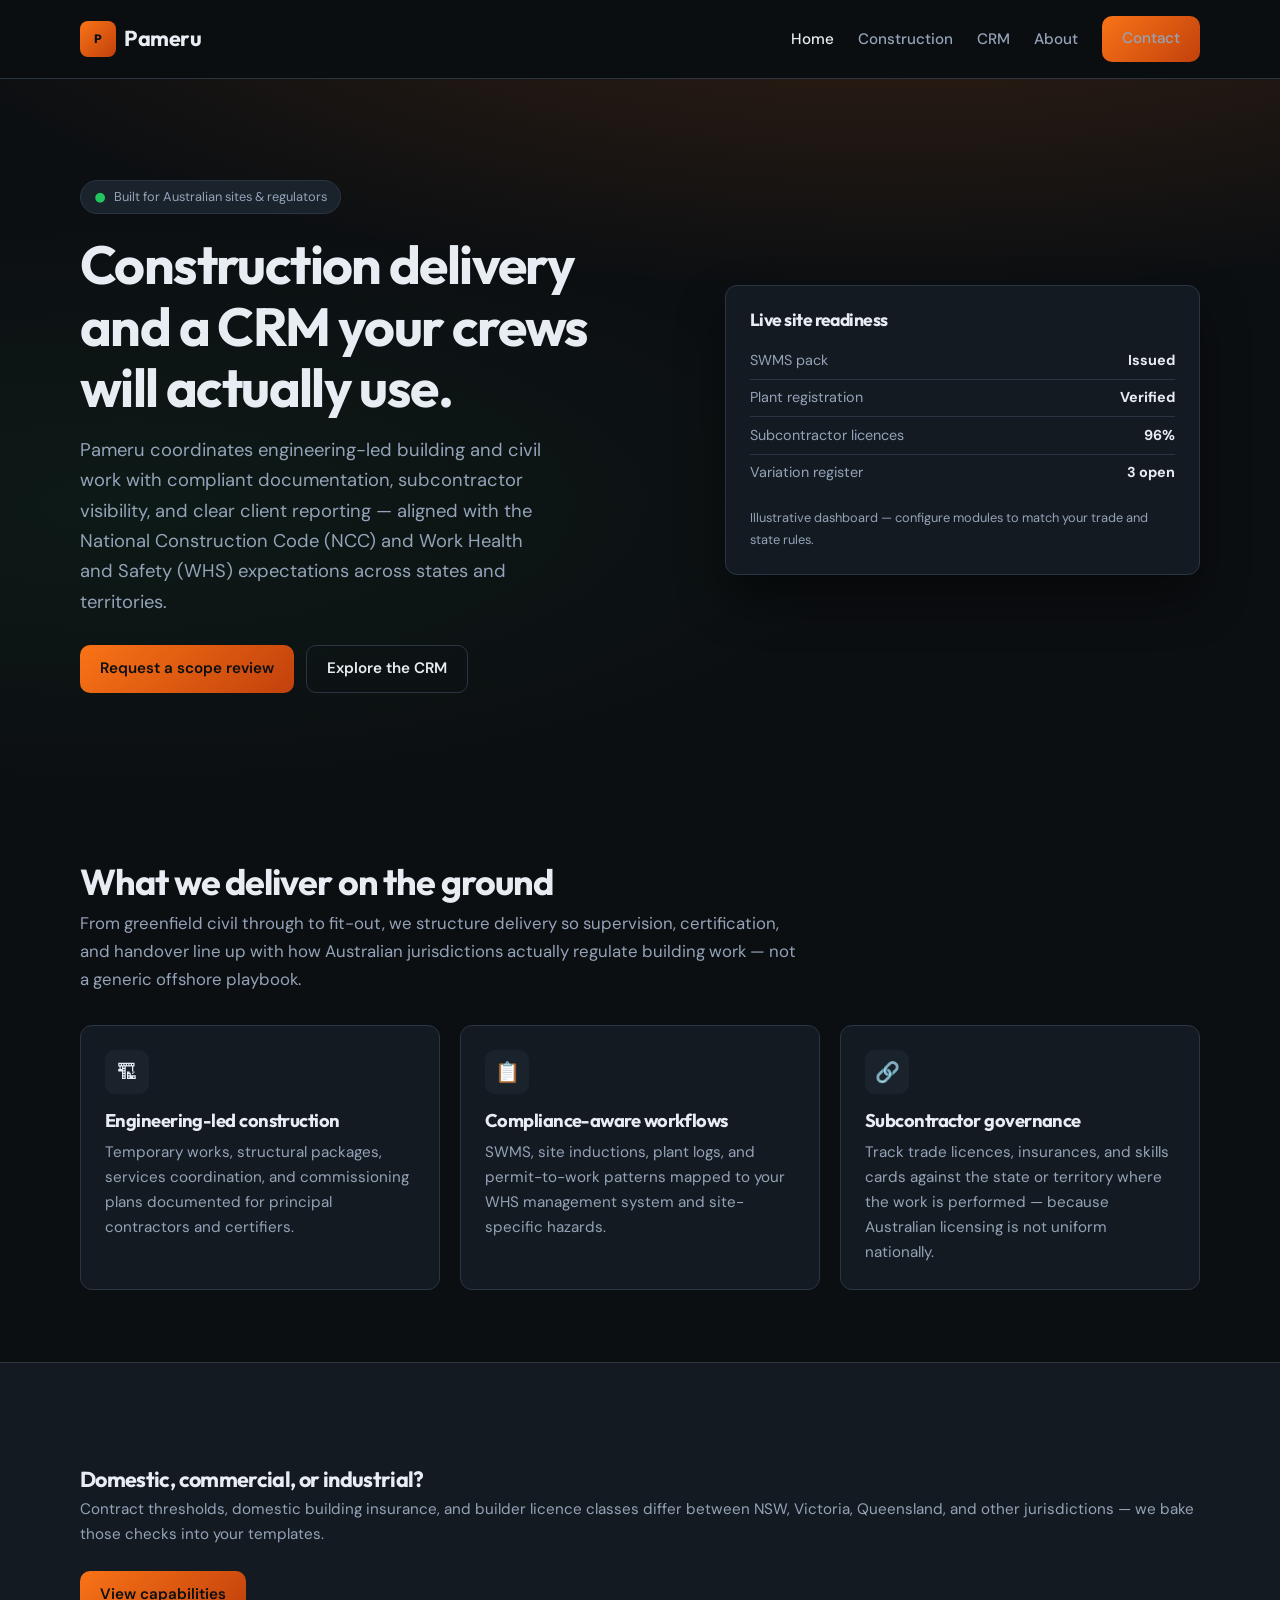
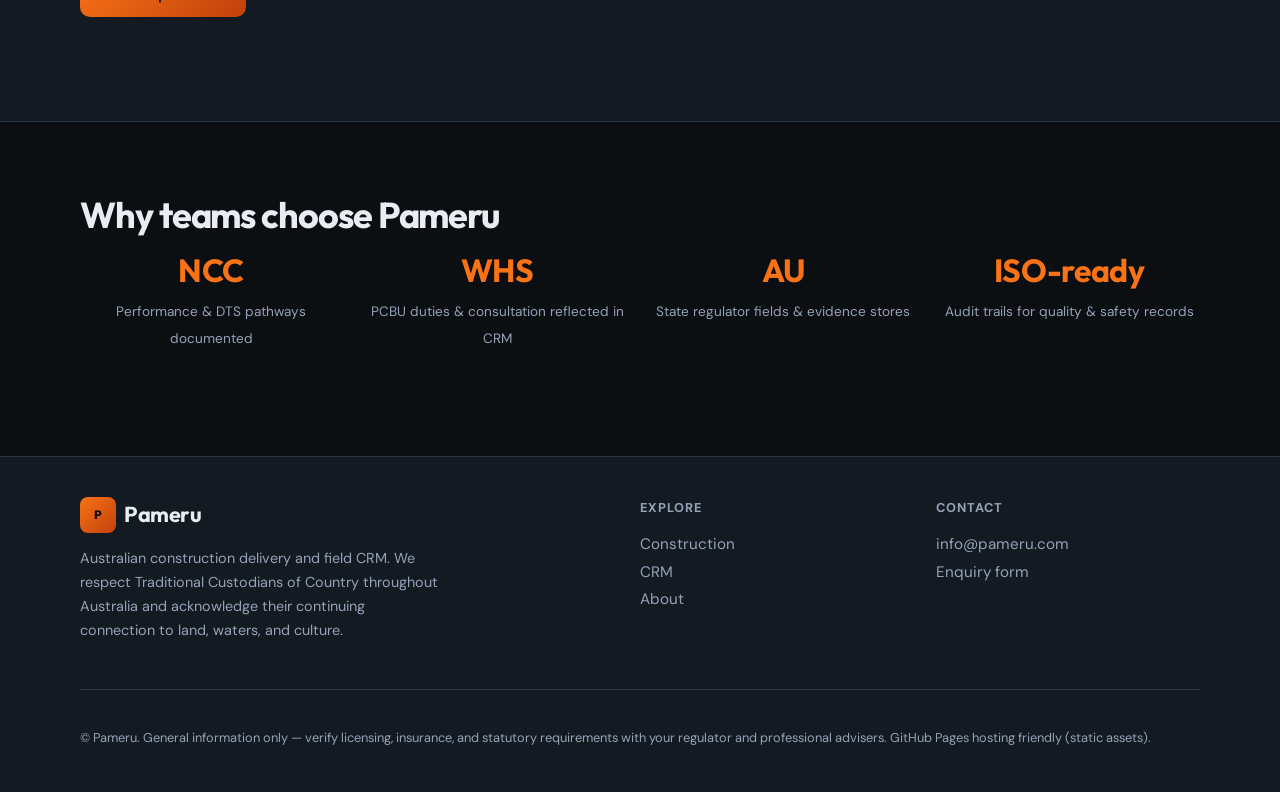
<file: index.html>
<!DOCTYPE html>
<html lang="en-AU">
  <head>
    <meta charset="utf-8" />
    <meta name="viewport" content="width=device-width, initial-scale=1" />
    <meta
      name="description"
      content="Pameru — Australian construction delivery and job-site CRM. Licensed workflows, safety documentation, and client visibility across states and territories."
    />
    <title>Pameru | Construction &amp; Field CRM — Australia</title>
    <link rel="preconnect" href="https://fonts.googleapis.com" />
    <link rel="preconnect" href="https://fonts.gstatic.com" crossorigin />
    <link
      href="https://fonts.googleapis.com/css2?family=DM+Sans:ital,opsz,wght@0,9..40,400;0,9..40,500;0,9..40,600;0,9..40,700;1,9..40,400&family=Outfit:wght@500;600;700&display=swap"
      rel="stylesheet"
    />
    <link rel="stylesheet" href="css/styles.css" />
  </head>
  <body>
    <header class="site-header">
      <div class="container header-inner">
        <a class="logo" href="index.html">
          <span class="logo-mark">P</span>
          Pameru
        </a>
        <button class="nav-toggle" type="button" aria-expanded="false" aria-controls="site-nav">
          Menu
        </button>
        <nav aria-label="Primary">
          <ul id="site-nav" class="nav-list">
            <li><a href="index.html" aria-current="page">Home</a></li>
            <li><a href="services.html">Construction</a></li>
            <li><a href="crm.html">CRM</a></li>
            <li><a href="about.html">About</a></li>
            <li><a class="btn btn-primary" href="contact.html">Contact</a></li>
          </ul>
        </nav>
      </div>
    </header>

    <main>
      <section class="hero">
        <div class="container hero-grid">
          <div>
            <p class="hero-badge"><span>●</span> Built for Australian sites &amp; regulators</p>
            <h1>Construction delivery and a CRM your crews will actually use.</h1>
            <p class="lead">
              Pameru coordinates engineering-led building and civil work with compliant documentation,
              subcontractor visibility, and clear client reporting — aligned with the National Construction
              Code (NCC) and Work Health and Safety (WHS) expectations across states and territories.
            </p>
            <div class="hero-actions">
              <a class="btn btn-primary" href="contact.html">Request a scope review</a>
              <a class="btn btn-ghost" href="crm.html">Explore the CRM</a>
            </div>
          </div>
          <aside class="hero-card" aria-label="Project snapshot">
            <h3>Live site readiness</h3>
            <ul class="mini-list">
              <li><span>SWMS pack</span> <strong>Issued</strong></li>
              <li><span>Plant registration</span> <strong>Verified</strong></li>
              <li><span>Subcontractor licences</span> <strong>96%</strong></li>
              <li><span>Variation register</span> <strong>3 open</strong></li>
            </ul>
            <p style="margin: 1rem 0 0; font-size: 0.8rem; color: var(--muted)">
              Illustrative dashboard — configure modules to match your trade and state rules.
            </p>
          </aside>
        </div>
      </section>

      <section>
        <div class="container">
          <h2 class="section-title">What we deliver on the ground</h2>
          <p class="section-intro">
            From greenfield civil through to fit-out, we structure delivery so supervision, certification,
            and handover line up with how Australian jurisdictions actually regulate building work — not a
            generic offshore playbook.
          </p>
          <div class="grid-3">
            <article class="card">
              <div class="card-icon" aria-hidden="true">🏗</div>
              <h3>Engineering-led construction</h3>
              <p>
                Temporary works, structural packages, services coordination, and commissioning plans
                documented for principal contractors and certifiers.
              </p>
            </article>
            <article class="card">
              <div class="card-icon" aria-hidden="true">📋</div>
              <h3>Compliance-aware workflows</h3>
              <p>
                SWMS, site inductions, plant logs, and permit-to-work patterns mapped to your WHS
                management system and site-specific hazards.
              </p>
            </article>
            <article class="card">
              <div class="card-icon" aria-hidden="true">🔗</div>
              <h3>Subcontractor governance</h3>
              <p>
                Track trade licences, insurances, and skills cards against the state or territory where the
                work is performed — because Australian licensing is not uniform nationally.
              </p>
            </article>
          </div>
        </div>
      </section>

      <section class="band">
        <div class="container band-inner">
          <div>
            <h2>Domestic, commercial, or industrial?</h2>
            <p>
              Contract thresholds, domestic building insurance, and builder licence classes differ between
              NSW, Victoria, Queensland, and other jurisdictions — we bake those checks into your templates.
            </p>
          </div>
          <a class="btn btn-primary" href="services.html">View capabilities</a>
        </div>
      </section>

      <section>
        <div class="container">
          <h2 class="section-title">Why teams choose Pameru</h2>
          <div class="stats">
            <div class="stat">
              <strong>NCC</strong>
              <span>Performance &amp; DTS pathways documented</span>
            </div>
            <div class="stat">
              <strong>WHS</strong>
              <span>PCBU duties &amp; consultation reflected in CRM</span>
            </div>
            <div class="stat">
              <strong>AU</strong>
              <span>State regulator fields &amp; evidence stores</span>
            </div>
            <div class="stat">
              <strong>ISO-ready</strong>
              <span>Audit trails for quality &amp; safety records</span>
            </div>
          </div>
        </div>
      </section>
    </main>

    <footer class="site-footer">
      <div class="container footer-grid">
        <div class="footer-brand">
          <a class="logo" href="index.html"><span class="logo-mark">P</span> Pameru</a>
          <p>
            Australian construction delivery and field CRM. We respect Traditional Custodians of Country
            throughout Australia and acknowledge their continuing connection to land, waters, and culture.
          </p>
        </div>
        <div class="footer-col">
          <h4>Explore</h4>
          <ul>
            <li><a href="services.html">Construction</a></li>
            <li><a href="crm.html">CRM</a></li>
            <li><a href="about.html">About</a></li>
          </ul>
        </div>
        <div class="footer-col">
          <h4>Contact</h4>
          <ul>
            <li><a href="mailto:info@pameru.com">info@pameru.com</a></li>
            <li><a href="contact.html">Enquiry form</a></li>
          </ul>
        </div>
      </div>
      <div class="container footer-bottom">
        <p>
          © Pameru. General information only — verify licensing, insurance, and statutory requirements with
          your regulator and professional advisers.
          <a href="https://github.com/" rel="noopener">GitHub Pages hosting</a> friendly (static assets).
        </p>
      </div>
    </footer>
    <script src="js/main.js"></script>
  </body>
</html>
</file>
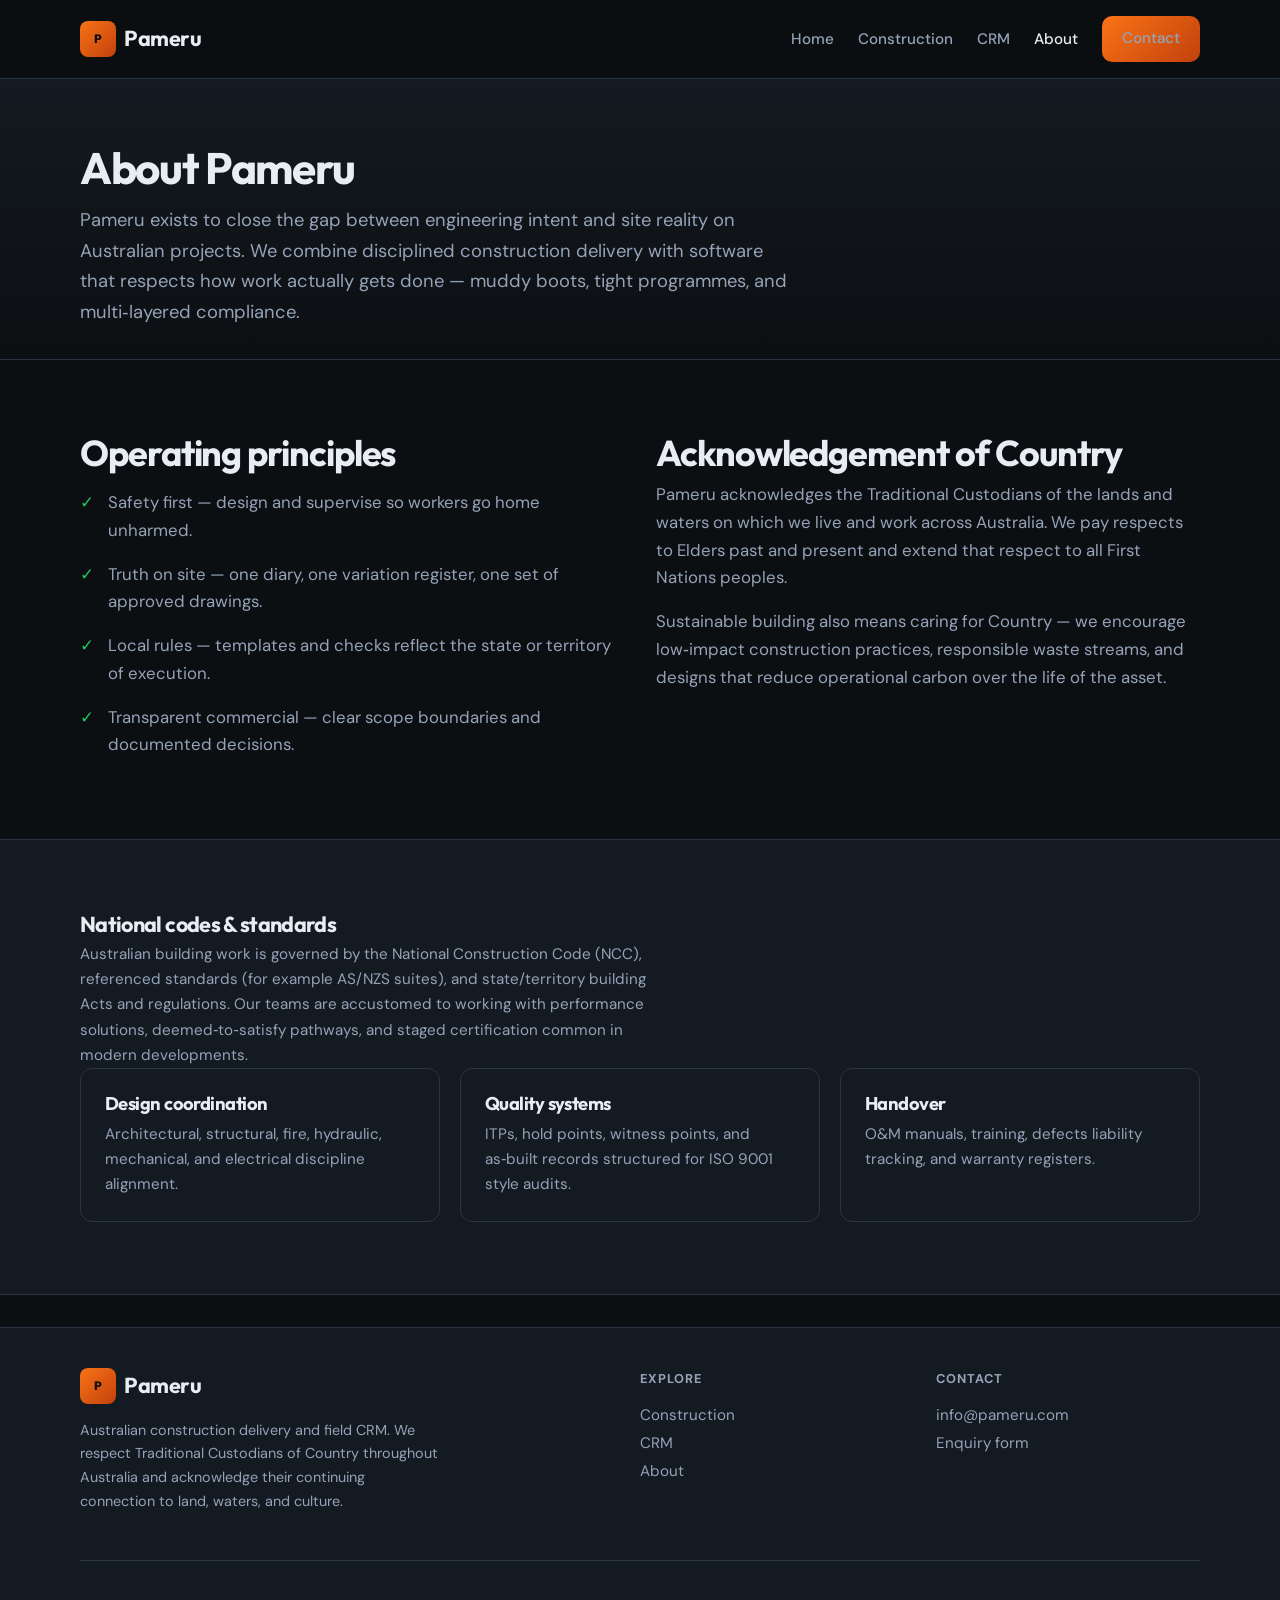
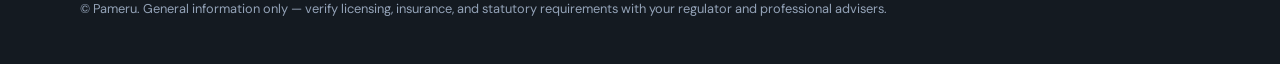
<file: about.html>
<!DOCTYPE html>
<html lang="en-AU">
  <head>
    <meta charset="utf-8" />
    <meta name="viewport" content="width=device-width, initial-scale=1" />
    <meta name="description" content="About Pameru — Australian construction operations, values, and how we work with clients and partners." />
    <title>About | Pameru</title>
    <link rel="preconnect" href="https://fonts.googleapis.com" />
    <link rel="preconnect" href="https://fonts.gstatic.com" crossorigin />
    <link
      href="https://fonts.googleapis.com/css2?family=DM+Sans:ital,opsz,wght@0,9..40,400;0,9..40,500;0,9..40,600;0,9..40,700&family=Outfit:wght@500;600;700&display=swap"
      rel="stylesheet"
    />
    <link rel="stylesheet" href="css/styles.css" />
  </head>
  <body>
    <header class="site-header">
      <div class="container header-inner">
        <a class="logo" href="index.html">
          <span class="logo-mark">P</span>
          Pameru
        </a>
        <button class="nav-toggle" type="button" aria-expanded="false" aria-controls="site-nav">
          Menu
        </button>
        <nav aria-label="Primary">
          <ul id="site-nav" class="nav-list">
            <li><a href="index.html">Home</a></li>
            <li><a href="services.html">Construction</a></li>
            <li><a href="crm.html">CRM</a></li>
            <li><a href="about.html" aria-current="page">About</a></li>
            <li><a class="btn btn-primary" href="contact.html">Contact</a></li>
          </ul>
        </nav>
      </div>
    </header>

    <main>
      <header class="page-hero">
        <div class="container">
          <h1>About Pameru</h1>
          <p class="lead">
            Pameru exists to close the gap between engineering intent and site reality on Australian projects.
            We combine disciplined construction delivery with software that respects how work actually gets
            done — muddy boots, tight programmes, and multi‑layered compliance.
          </p>
        </div>
      </header>

      <section>
        <div class="container split">
          <div>
            <h2 class="section-title" style="margin-top: 0">Operating principles</h2>
            <ul class="check-list">
              <li>Safety first — design and supervise so workers go home unharmed.</li>
              <li>Truth on site — one diary, one variation register, one set of approved drawings.</li>
              <li>Local rules — templates and checks reflect the state or territory of execution.</li>
              <li>Transparent commercial — clear scope boundaries and documented decisions.</li>
            </ul>
          </div>
          <div>
            <h2 class="section-title" style="margin-top: 0">Acknowledgement of Country</h2>
            <p class="section-intro" style="margin-bottom: 1rem">
              Pameru acknowledges the Traditional Custodians of the lands and waters on which we live and
              work across Australia. We pay respects to Elders past and present and extend that respect to
              all First Nations peoples.
            </p>
            <p class="section-intro">
              Sustainable building also means caring for Country — we encourage low‑impact construction
              practices, responsible waste streams, and designs that reduce operational carbon over the life
              of the asset.
            </p>
          </div>
        </div>
      </section>

      <section class="band">
        <div class="container">
          <h2 class="section-title">National codes &amp; standards</h2>
          <p class="section-intro">
            Australian building work is governed by the National Construction Code (NCC), referenced
            standards (for example AS/NZS suites), and state/territory building Acts and regulations. Our
            teams are accustomed to working with performance solutions, deemed‑to‑satisfy pathways, and
            staged certification common in modern developments.
          </p>
          <div class="grid-3">
            <article class="card">
              <h3>Design coordination</h3>
              <p>Architectural, structural, fire, hydraulic, mechanical, and electrical discipline alignment.</p>
            </article>
            <article class="card">
              <h3>Quality systems</h3>
              <p>ITPs, hold points, witness points, and as‑built records structured for ISO 9001 style audits.</p>
            </article>
            <article class="card">
              <h3>Handover</h3>
              <p>O&amp;M manuals, training, defects liability tracking, and warranty registers.</p>
            </article>
          </div>
        </div>
      </section>
    </main>

    <footer class="site-footer">
      <div class="container footer-grid">
        <div class="footer-brand">
          <a class="logo" href="index.html"><span class="logo-mark">P</span> Pameru</a>
          <p>
            Australian construction delivery and field CRM. We respect Traditional Custodians of Country
            throughout Australia and acknowledge their continuing connection to land, waters, and culture.
          </p>
        </div>
        <div class="footer-col">
          <h4>Explore</h4>
          <ul>
            <li><a href="services.html">Construction</a></li>
            <li><a href="crm.html">CRM</a></li>
            <li><a href="about.html">About</a></li>
          </ul>
        </div>
        <div class="footer-col">
          <h4>Contact</h4>
          <ul>
            <li><a href="mailto:info@pameru.com">info@pameru.com</a></li>
            <li><a href="contact.html">Enquiry form</a></li>
          </ul>
        </div>
      </div>
      <div class="container footer-bottom">
        <p>
          © Pameru. General information only — verify licensing, insurance, and statutory requirements with
          your regulator and professional advisers.
        </p>
      </div>
    </footer>
    <script src="js/main.js"></script>
  </body>
</html>
</file>
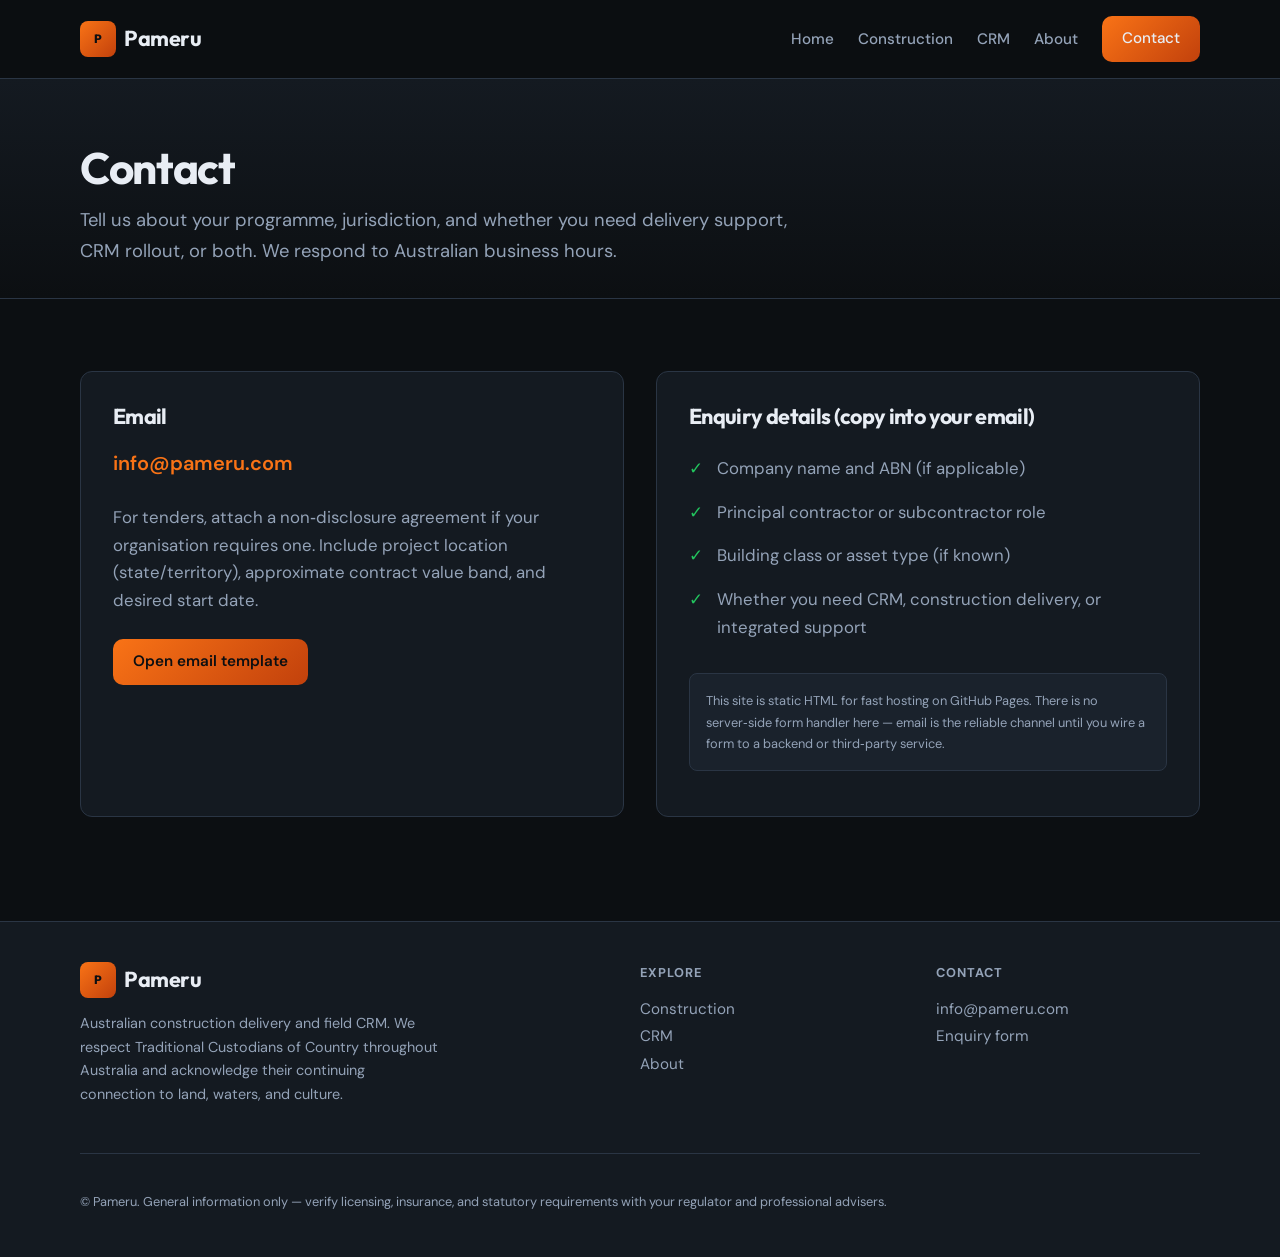
<file: contact.html>
<!DOCTYPE html>
<html lang="en-AU">
  <head>
    <meta charset="utf-8" />
    <meta name="viewport" content="width=device-width, initial-scale=1" />
    <meta name="description" content="Contact Pameru — info@pameru.com for construction and CRM enquiries across Australia." />
    <title>Contact | Pameru</title>
    <link rel="preconnect" href="https://fonts.googleapis.com" />
    <link rel="preconnect" href="https://fonts.gstatic.com" crossorigin />
    <link
      href="https://fonts.googleapis.com/css2?family=DM+Sans:ital,opsz,wght@0,9..40,400;0,9..40,500;0,9..40,600;0,9..40,700&family=Outfit:wght@500;600;700&display=swap"
      rel="stylesheet"
    />
    <link rel="stylesheet" href="css/styles.css" />
  </head>
  <body>
    <header class="site-header">
      <div class="container header-inner">
        <a class="logo" href="index.html">
          <span class="logo-mark">P</span>
          Pameru
        </a>
        <button class="nav-toggle" type="button" aria-expanded="false" aria-controls="site-nav">
          Menu
        </button>
        <nav aria-label="Primary">
          <ul id="site-nav" class="nav-list">
            <li><a href="index.html">Home</a></li>
            <li><a href="services.html">Construction</a></li>
            <li><a href="crm.html">CRM</a></li>
            <li><a href="about.html">About</a></li>
            <li><a class="btn btn-primary" href="contact.html" aria-current="page">Contact</a></li>
          </ul>
        </nav>
      </div>
    </header>

    <main>
      <header class="page-hero">
        <div class="container">
          <h1>Contact</h1>
          <p class="lead">
            Tell us about your programme, jurisdiction, and whether you need delivery support, CRM rollout,
            or both. We respond to Australian business hours.
          </p>
        </div>
      </header>

      <section>
        <div class="container contact-grid">
          <div class="contact-card">
            <h2>Email</h2>
            <p>
              <a class="email-big" href="mailto:info@pameru.com">info@pameru.com</a>
            </p>
            <p style="color: var(--muted); margin-top: 1.5rem">
              For tenders, attach a non‑disclosure agreement if your organisation requires one. Include
              project location (state/territory), approximate contract value band, and desired start date.
            </p>
            <p style="margin-top: 1.5rem">
              <a class="btn btn-primary" href="mailto:info@pameru.com?subject=Pameru%20enquiry&body=Project%20name%3A%0ALocation%20(state%2Fterritory)%3A%0AScope%20summary%3A%0A">
                Open email template
              </a>
            </p>
          </div>
          <div class="contact-card">
            <h2>Enquiry details (copy into your email)</h2>
            <ul class="check-list">
              <li>Company name and ABN (if applicable)</li>
              <li>Principal contractor or subcontractor role</li>
              <li>Building class or asset type (if known)</li>
              <li>Whether you need CRM, construction delivery, or integrated support</li>
            </ul>
            <p class="legal-note" style="margin-top: 1.5rem">
              This site is static HTML for fast hosting on GitHub Pages. There is no server‑side form
              handler here — email is the reliable channel until you wire a form to a backend or third‑party
              service.
            </p>
          </div>
        </div>
      </section>
    </main>

    <footer class="site-footer">
      <div class="container footer-grid">
        <div class="footer-brand">
          <a class="logo" href="index.html"><span class="logo-mark">P</span> Pameru</a>
          <p>
            Australian construction delivery and field CRM. We respect Traditional Custodians of Country
            throughout Australia and acknowledge their continuing connection to land, waters, and culture.
          </p>
        </div>
        <div class="footer-col">
          <h4>Explore</h4>
          <ul>
            <li><a href="services.html">Construction</a></li>
            <li><a href="crm.html">CRM</a></li>
            <li><a href="about.html">About</a></li>
          </ul>
        </div>
        <div class="footer-col">
          <h4>Contact</h4>
          <ul>
            <li><a href="mailto:info@pameru.com">info@pameru.com</a></li>
            <li><a href="contact.html">Enquiry form</a></li>
          </ul>
        </div>
      </div>
      <div class="container footer-bottom">
        <p>
          © Pameru. General information only — verify licensing, insurance, and statutory requirements with
          your regulator and professional advisers.
        </p>
      </div>
    </footer>
    <script src="js/main.js"></script>
  </body>
</html>
</file>
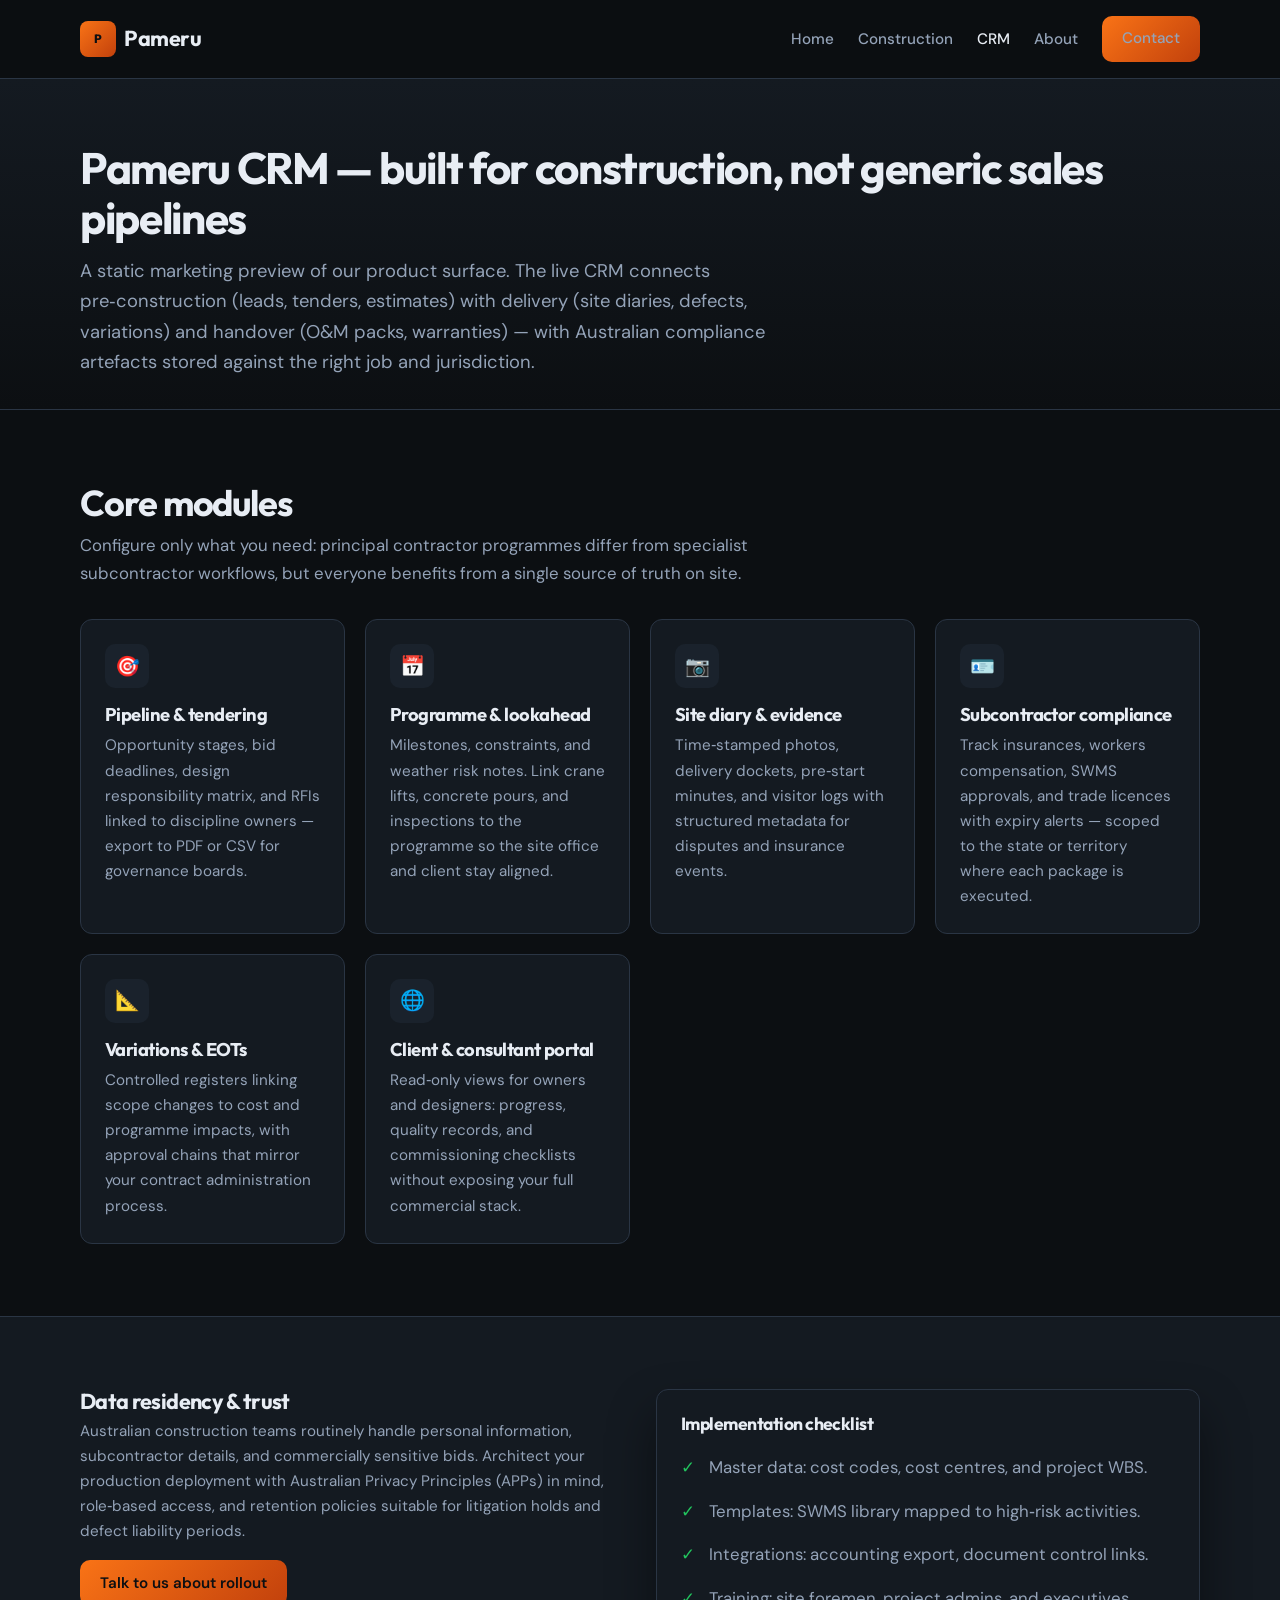
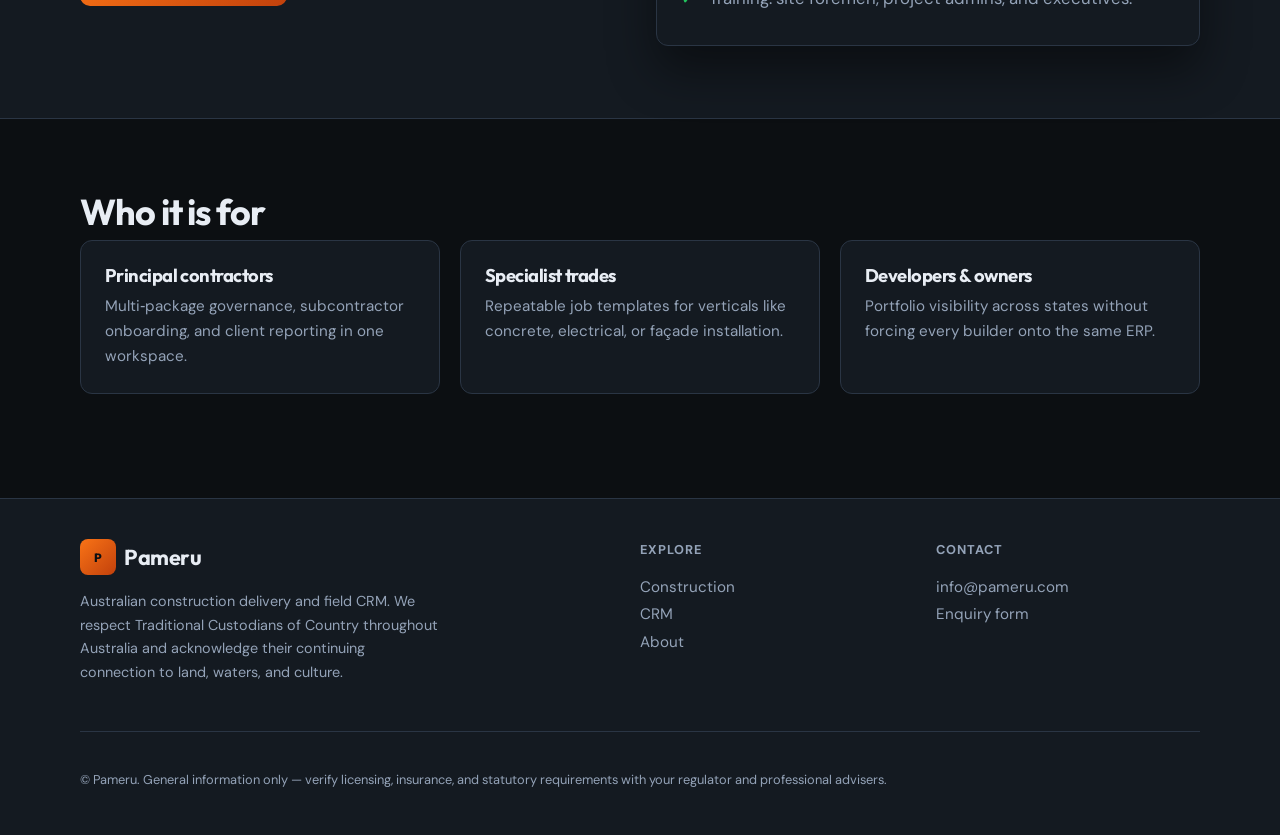
<file: crm.html>
<!DOCTYPE html>
<html lang="en-AU">
  <head>
    <meta charset="utf-8" />
    <meta name="viewport" content="width=device-width, initial-scale=1" />
    <meta
      name="description"
      content="Pameru CRM — pipeline, site diaries, subcontractor compliance, and client portals for Australian construction teams."
    />
    <title>Field CRM | Pameru</title>
    <link rel="preconnect" href="https://fonts.googleapis.com" />
    <link rel="preconnect" href="https://fonts.gstatic.com" crossorigin />
    <link
      href="https://fonts.googleapis.com/css2?family=DM+Sans:ital,opsz,wght@0,9..40,400;0,9..40,500;0,9..40,600;0,9..40,700&family=Outfit:wght@500;600;700&display=swap"
      rel="stylesheet"
    />
    <link rel="stylesheet" href="css/styles.css" />
  </head>
  <body>
    <header class="site-header">
      <div class="container header-inner">
        <a class="logo" href="index.html">
          <span class="logo-mark">P</span>
          Pameru
        </a>
        <button class="nav-toggle" type="button" aria-expanded="false" aria-controls="site-nav">
          Menu
        </button>
        <nav aria-label="Primary">
          <ul id="site-nav" class="nav-list">
            <li><a href="index.html">Home</a></li>
            <li><a href="services.html">Construction</a></li>
            <li><a href="crm.html" aria-current="page">CRM</a></li>
            <li><a href="about.html">About</a></li>
            <li><a class="btn btn-primary" href="contact.html">Contact</a></li>
          </ul>
        </nav>
      </div>
    </header>

    <main>
      <header class="page-hero">
        <div class="container">
          <h1>Pameru CRM — built for construction, not generic sales pipelines</h1>
          <p class="lead">
            A static marketing preview of our product surface. The live CRM connects pre‑construction
            (leads, tenders, estimates) with delivery (site diaries, defects, variations) and handover
            (O&amp;M packs, warranties) — with Australian compliance artefacts stored against the right job
            and jurisdiction.
          </p>
        </div>
      </header>

      <section>
        <div class="container">
          <h2 class="section-title">Core modules</h2>
          <p class="section-intro">
            Configure only what you need: principal contractor programmes differ from specialist subcontractor
            workflows, but everyone benefits from a single source of truth on site.
          </p>
          <div class="grid-3">
            <article class="card">
              <div class="card-icon" aria-hidden="true">🎯</div>
              <h3>Pipeline &amp; tendering</h3>
              <p>
                Opportunity stages, bid deadlines, design responsibility matrix, and RFIs linked to
                discipline owners — export to PDF or CSV for governance boards.
              </p>
            </article>
            <article class="card">
              <div class="card-icon" aria-hidden="true">📅</div>
              <h3>Programme &amp; lookahead</h3>
              <p>
                Milestones, constraints, and weather risk notes. Link crane lifts, concrete pours, and
                inspections to the programme so the site office and client stay aligned.
              </p>
            </article>
            <article class="card">
              <div class="card-icon" aria-hidden="true">📷</div>
              <h3>Site diary &amp; evidence</h3>
              <p>
                Time‑stamped photos, delivery dockets, pre‑start minutes, and visitor logs with structured
                metadata for disputes and insurance events.
              </p>
            </article>
            <article class="card">
              <div class="card-icon" aria-hidden="true">🪪</div>
              <h3>Subcontractor compliance</h3>
              <p>
                Track insurances, workers compensation, SWMS approvals, and trade licences with expiry
                alerts — scoped to the state or territory where each package is executed.
              </p>
            </article>
            <article class="card">
              <div class="card-icon" aria-hidden="true">📐</div>
              <h3>Variations &amp; EOTs</h3>
              <p>
                Controlled registers linking scope changes to cost and programme impacts, with approval
                chains that mirror your contract administration process.
              </p>
            </article>
            <article class="card">
              <div class="card-icon" aria-hidden="true">🌐</div>
              <h3>Client &amp; consultant portal</h3>
              <p>
                Read‑only views for owners and designers: progress, quality records, and commissioning
                checklists without exposing your full commercial stack.
              </p>
            </article>
          </div>
        </div>
      </section>

      <section class="band">
        <div class="container split">
          <div>
            <h2 class="section-title" style="margin-top: 0">Data residency &amp; trust</h2>
            <p class="section-intro" style="margin-bottom: 1rem">
              Australian construction teams routinely handle personal information, subcontractor details, and
              commercially sensitive bids. Architect your production deployment with Australian Privacy
              Principles (APPs) in mind, role‑based access, and retention policies suitable for litigation
              holds and defect liability periods.
            </p>
            <a class="btn btn-primary" href="contact.html">Talk to us about rollout</a>
          </div>
          <div class="hero-card">
            <h3 style="margin-top: 0">Implementation checklist</h3>
            <ul class="check-list">
              <li>Master data: cost codes, cost centres, and project WBS.</li>
              <li>Templates: SWMS library mapped to high‑risk activities.</li>
              <li>Integrations: accounting export, document control links.</li>
              <li>Training: site foremen, project admins, and executives.</li>
            </ul>
          </div>
        </div>
      </section>

      <section>
        <div class="container">
          <h2 class="section-title">Who it is for</h2>
          <div class="grid-3">
            <article class="card">
              <h3>Principal contractors</h3>
              <p>Multi‑package governance, subcontractor onboarding, and client reporting in one workspace.</p>
            </article>
            <article class="card">
              <h3>Specialist trades</h3>
              <p>Repeatable job templates for verticals like concrete, electrical, or façade installation.</p>
            </article>
            <article class="card">
              <h3>Developers &amp; owners</h3>
              <p>Portfolio visibility across states without forcing every builder onto the same ERP.</p>
            </article>
          </div>
        </div>
      </section>
    </main>

    <footer class="site-footer">
      <div class="container footer-grid">
        <div class="footer-brand">
          <a class="logo" href="index.html"><span class="logo-mark">P</span> Pameru</a>
          <p>
            Australian construction delivery and field CRM. We respect Traditional Custodians of Country
            throughout Australia and acknowledge their continuing connection to land, waters, and culture.
          </p>
        </div>
        <div class="footer-col">
          <h4>Explore</h4>
          <ul>
            <li><a href="services.html">Construction</a></li>
            <li><a href="crm.html">CRM</a></li>
            <li><a href="about.html">About</a></li>
          </ul>
        </div>
        <div class="footer-col">
          <h4>Contact</h4>
          <ul>
            <li><a href="mailto:info@pameru.com">info@pameru.com</a></li>
            <li><a href="contact.html">Enquiry form</a></li>
          </ul>
        </div>
      </div>
      <div class="container footer-bottom">
        <p>
          © Pameru. General information only — verify licensing, insurance, and statutory requirements with
          your regulator and professional advisers.
        </p>
      </div>
    </footer>
    <script src="js/main.js"></script>
  </body>
</html>
</file>
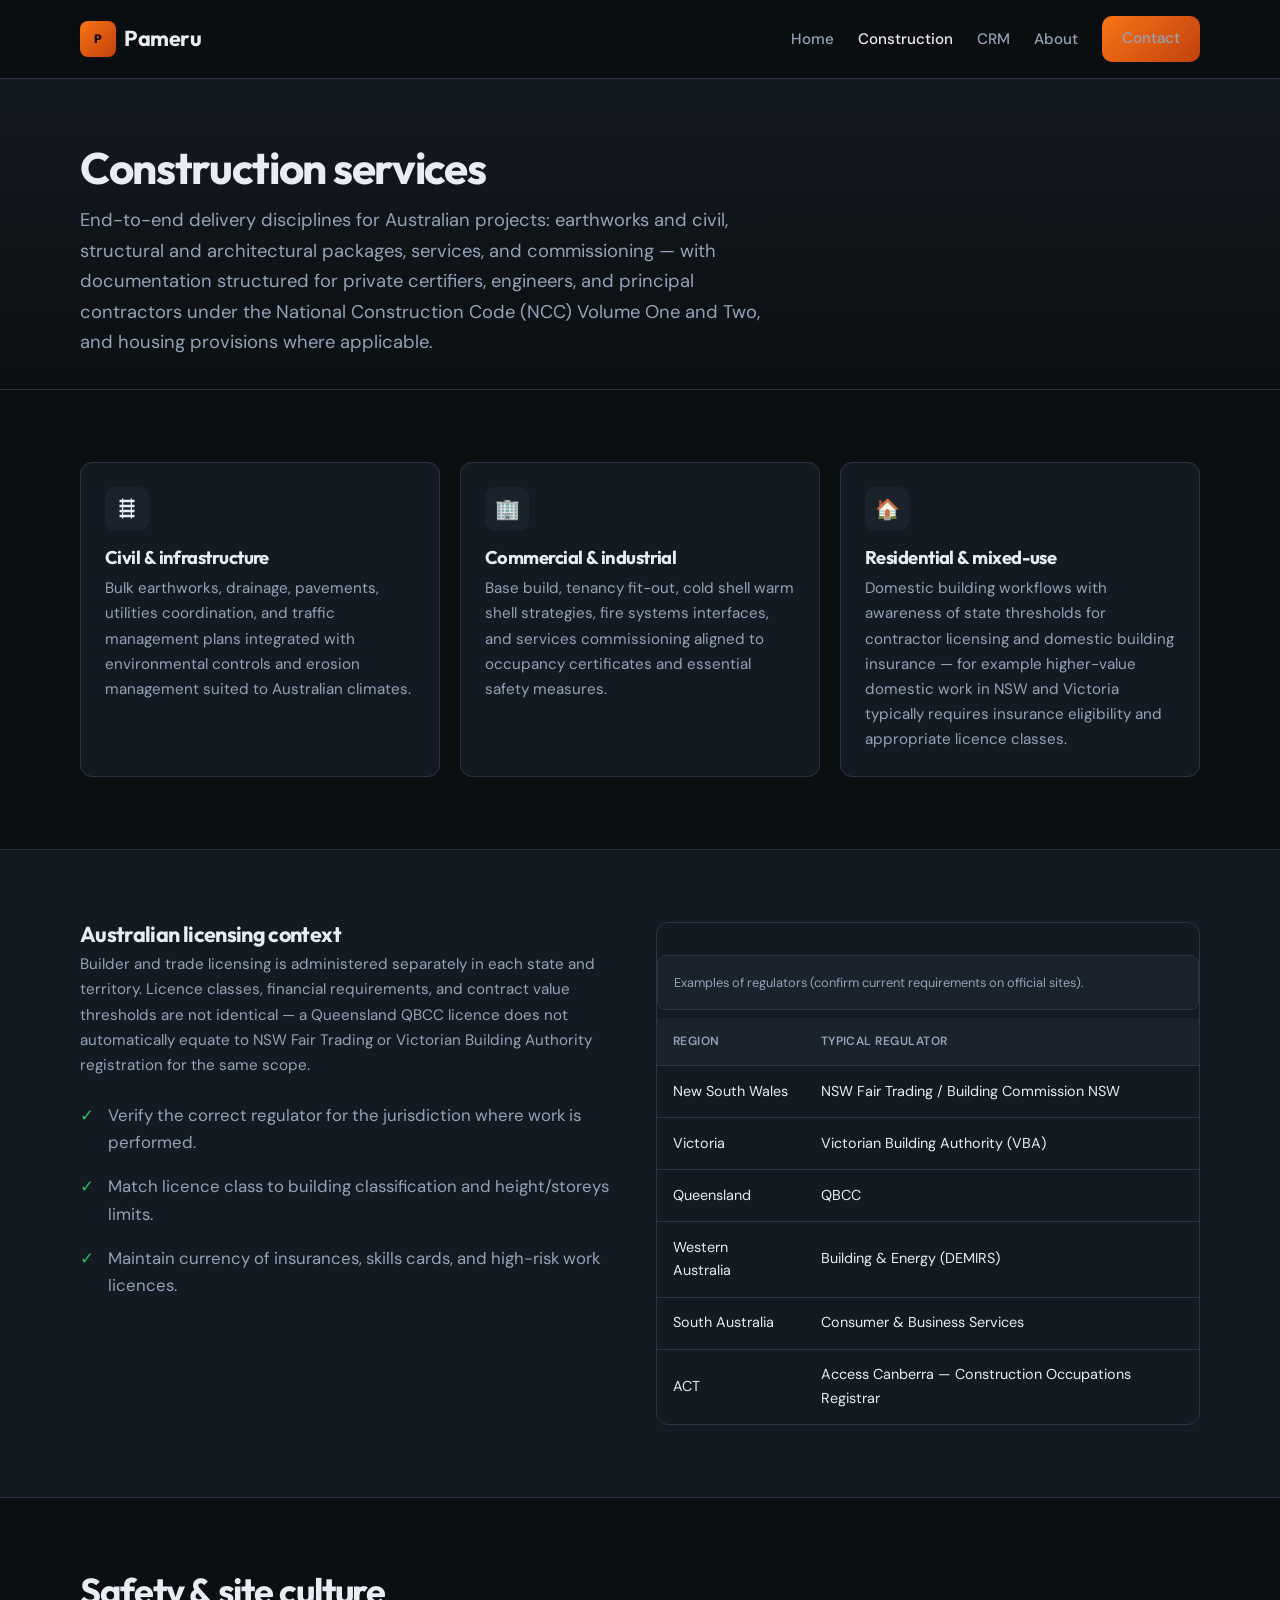
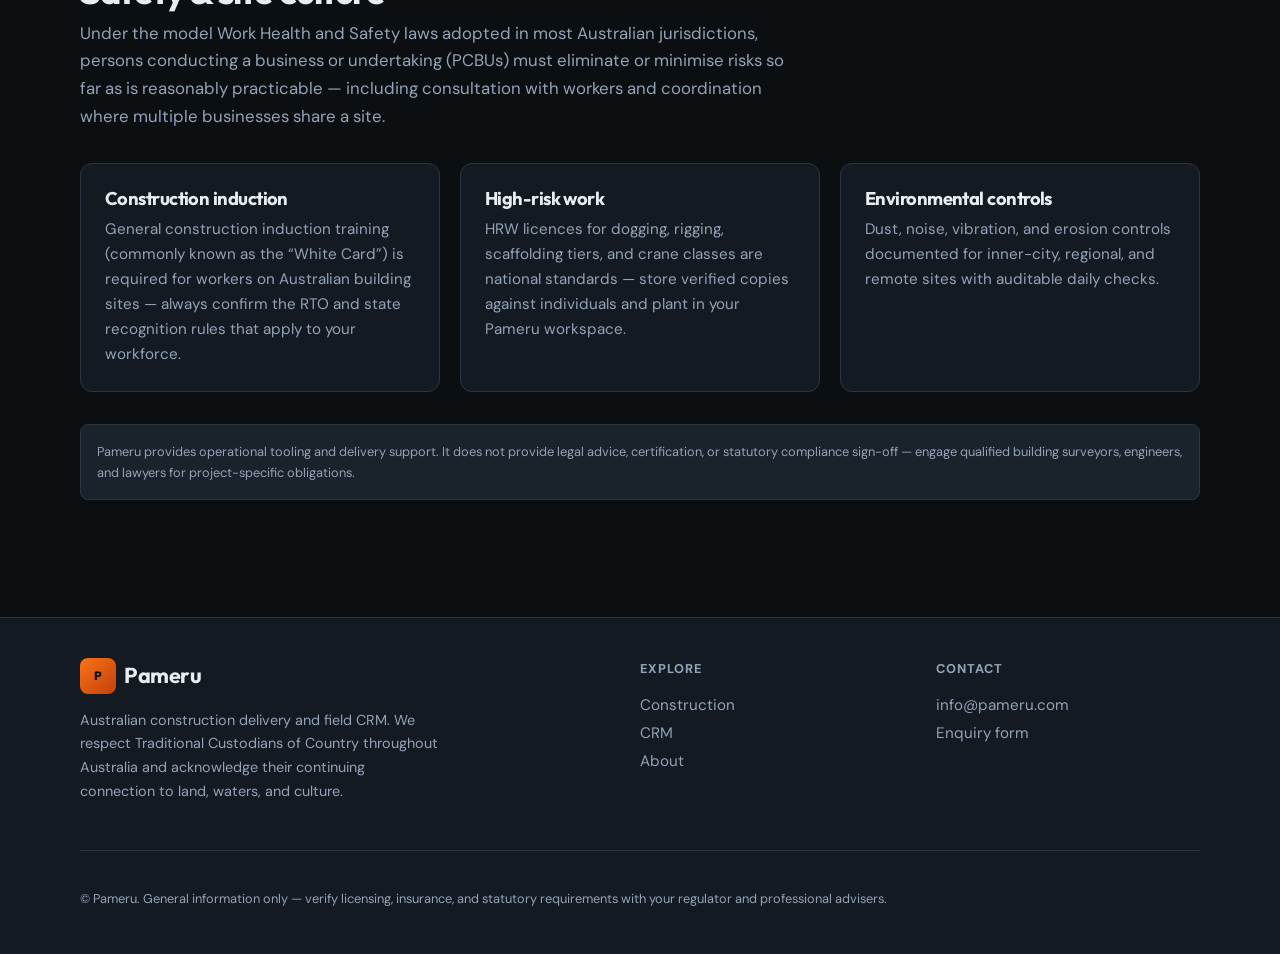
<file: services.html>
<!DOCTYPE html>
<html lang="en-AU">
  <head>
    <meta charset="utf-8" />
    <meta name="viewport" content="width=device-width, initial-scale=1" />
    <meta
      name="description"
      content="Pameru construction services — civil, commercial, residential, and compliance-aligned delivery for Australian projects."
    />
    <title>Construction Services | Pameru</title>
    <link rel="preconnect" href="https://fonts.googleapis.com" />
    <link rel="preconnect" href="https://fonts.gstatic.com" crossorigin />
    <link
      href="https://fonts.googleapis.com/css2?family=DM+Sans:ital,opsz,wght@0,9..40,400;0,9..40,500;0,9..40,600;0,9..40,700&family=Outfit:wght@500;600;700&display=swap"
      rel="stylesheet"
    />
    <link rel="stylesheet" href="css/styles.css" />
  </head>
  <body>
    <header class="site-header">
      <div class="container header-inner">
        <a class="logo" href="index.html">
          <span class="logo-mark">P</span>
          Pameru
        </a>
        <button class="nav-toggle" type="button" aria-expanded="false" aria-controls="site-nav">
          Menu
        </button>
        <nav aria-label="Primary">
          <ul id="site-nav" class="nav-list">
            <li><a href="index.html">Home</a></li>
            <li><a href="services.html" aria-current="page">Construction</a></li>
            <li><a href="crm.html">CRM</a></li>
            <li><a href="about.html">About</a></li>
            <li><a class="btn btn-primary" href="contact.html">Contact</a></li>
          </ul>
        </nav>
      </div>
    </header>

    <main>
      <header class="page-hero">
        <div class="container">
          <h1>Construction services</h1>
          <p class="lead">
            End-to-end delivery disciplines for Australian projects: earthworks and civil, structural and
            architectural packages, services, and commissioning — with documentation structured for
            private certifiers, engineers, and principal contractors under the National Construction Code
            (NCC) Volume One and Two, and housing provisions where applicable.
          </p>
        </div>
      </header>

      <section>
        <div class="container">
          <div class="grid-3">
            <article class="card">
              <div class="card-icon" aria-hidden="true">🛤</div>
              <h3>Civil &amp; infrastructure</h3>
              <p>
                Bulk earthworks, drainage, pavements, utilities coordination, and traffic management plans
                integrated with environmental controls and erosion management suited to Australian climates.
              </p>
            </article>
            <article class="card">
              <div class="card-icon" aria-hidden="true">🏢</div>
              <h3>Commercial &amp; industrial</h3>
              <p>
                Base build, tenancy fit-out, cold shell warm shell strategies, fire systems interfaces, and
                services commissioning aligned to occupancy certificates and essential safety measures.
              </p>
            </article>
            <article class="card">
              <div class="card-icon" aria-hidden="true">🏠</div>
              <h3>Residential &amp; mixed-use</h3>
              <p>
                Domestic building workflows with awareness of state thresholds for contractor licensing and
                domestic building insurance — for example higher-value domestic work in NSW and Victoria
                typically requires insurance eligibility and appropriate licence classes.
              </p>
            </article>
          </div>
        </div>
      </section>

      <section class="band">
        <div class="container split">
          <div>
            <h2 class="section-title" style="margin-top: 0">Australian licensing context</h2>
            <p class="section-intro" style="margin-bottom: 1rem">
              Builder and trade licensing is administered separately in each state and territory. Licence
              classes, financial requirements, and contract value thresholds are not identical — a
              Queensland QBCC licence does not automatically equate to NSW Fair Trading or Victorian
              Building Authority registration for the same scope.
            </p>
            <ul class="check-list">
              <li>Verify the correct regulator for the jurisdiction where work is performed.</li>
              <li>Match licence class to building classification and height/storeys limits.</li>
              <li>Maintain currency of insurances, skills cards, and high-risk work licences.</li>
            </ul>
          </div>
          <div class="table-wrap">
            <table>
              <caption class="legal-note" style="caption-side: top; text-align: left; margin-bottom: 0.5rem">
                Examples of regulators (confirm current requirements on official sites).
              </caption>
              <thead>
                <tr>
                  <th scope="col">Region</th>
                  <th scope="col">Typical regulator</th>
                </tr>
              </thead>
              <tbody>
                <tr>
                  <td>New South Wales</td>
                  <td>NSW Fair Trading / Building Commission NSW</td>
                </tr>
                <tr>
                  <td>Victoria</td>
                  <td>Victorian Building Authority (VBA)</td>
                </tr>
                <tr>
                  <td>Queensland</td>
                  <td>QBCC</td>
                </tr>
                <tr>
                  <td>Western Australia</td>
                  <td>Building &amp; Energy (DEMIRS)</td>
                </tr>
                <tr>
                  <td>South Australia</td>
                  <td>Consumer &amp; Business Services</td>
                </tr>
                <tr>
                  <td>ACT</td>
                  <td>Access Canberra — Construction Occupations Registrar</td>
                </tr>
              </tbody>
            </table>
          </div>
        </div>
      </section>

      <section>
        <div class="container">
          <h2 class="section-title">Safety &amp; site culture</h2>
          <p class="section-intro">
            Under the model Work Health and Safety laws adopted in most Australian jurisdictions, persons
            conducting a business or undertaking (PCBUs) must eliminate or minimise risks so far as is
            reasonably practicable — including consultation with workers and coordination where multiple
            businesses share a site.
          </p>
          <div class="grid-3">
            <article class="card">
              <h3>Construction induction</h3>
              <p>
                General construction induction training (commonly known as the “White Card”) is required
                for workers on Australian building sites — always confirm the RTO and state recognition
                rules that apply to your workforce.
              </p>
            </article>
            <article class="card">
              <h3>High-risk work</h3>
              <p>
                HRW licences for dogging, rigging, scaffolding tiers, and crane classes are national
                standards — store verified copies against individuals and plant in your Pameru workspace.
              </p>
            </article>
            <article class="card">
              <h3>Environmental controls</h3>
              <p>
                Dust, noise, vibration, and erosion controls documented for inner-city, regional, and remote
                sites with auditable daily checks.
              </p>
            </article>
          </div>
          <p class="legal-note">
            Pameru provides operational tooling and delivery support. It does not provide legal advice,
            certification, or statutory compliance sign-off — engage qualified building surveyors, engineers,
            and lawyers for project-specific obligations.
          </p>
        </div>
      </section>
    </main>

    <footer class="site-footer">
      <div class="container footer-grid">
        <div class="footer-brand">
          <a class="logo" href="index.html"><span class="logo-mark">P</span> Pameru</a>
          <p>
            Australian construction delivery and field CRM. We respect Traditional Custodians of Country
            throughout Australia and acknowledge their continuing connection to land, waters, and culture.
          </p>
        </div>
        <div class="footer-col">
          <h4>Explore</h4>
          <ul>
            <li><a href="services.html">Construction</a></li>
            <li><a href="crm.html">CRM</a></li>
            <li><a href="about.html">About</a></li>
          </ul>
        </div>
        <div class="footer-col">
          <h4>Contact</h4>
          <ul>
            <li><a href="mailto:info@pameru.com">info@pameru.com</a></li>
            <li><a href="contact.html">Enquiry form</a></li>
          </ul>
        </div>
      </div>
      <div class="container footer-bottom">
        <p>
          © Pameru. General information only — verify licensing, insurance, and statutory requirements with
          your regulator and professional advisers.
        </p>
      </div>
    </footer>
    <script src="js/main.js"></script>
  </body>
</html>
</file>
<file: css/styles.css>
/* Pameru — Australian construction + CRM */
:root {
  --bg: #0c0f12;
  --bg-elev: #141a21;
  --surface: #1a222c;
  --border: #2a3544;
  --text: #e8edf4;
  --muted: #94a3b8;
  --accent: #f97316;
  --accent-dim: #c2410c;
  --safe: #22c55e;
  --font: "DM Sans", system-ui, sans-serif;
  --font-display: "Outfit", var(--font);
  --radius: 12px;
  --shadow: 0 24px 48px rgba(0, 0, 0, 0.45);
}

*,
*::before,
*::after {
  box-sizing: border-box;
}

html {
  scroll-behavior: smooth;
}

body {
  margin: 0;
  font-family: var(--font);
  font-size: 1.05rem;
  line-height: 1.65;
  color: var(--text);
  background: var(--bg);
  min-height: 100vh;
}

a {
  color: var(--accent);
  text-decoration: none;
  transition: color 0.15s ease;
}

a:hover {
  color: #fb923c;
}

img {
  max-width: 100%;
  height: auto;
}

.container {
  width: min(1120px, 92vw);
  margin-inline: auto;
}

/* Header */
.site-header {
  position: sticky;
  top: 0;
  z-index: 100;
  background: rgba(12, 15, 18, 0.85);
  backdrop-filter: blur(12px);
  border-bottom: 1px solid var(--border);
}

.header-inner {
  display: flex;
  align-items: center;
  justify-content: space-between;
  padding: 1rem 0;
  gap: 1rem;
}

.logo {
  font-family: var(--font-display);
  font-weight: 700;
  font-size: 1.35rem;
  letter-spacing: -0.02em;
  color: var(--text);
  display: flex;
  align-items: center;
  gap: 0.5rem;
}

.logo-mark {
  width: 36px;
  height: 36px;
  background: linear-gradient(135deg, var(--accent), var(--accent-dim));
  border-radius: 8px;
  display: grid;
  place-items: center;
  font-size: 0.75rem;
  font-weight: 800;
  color: #0c0f12;
}

.nav-toggle {
  display: none;
  background: var(--surface);
  border: 1px solid var(--border);
  color: var(--text);
  padding: 0.5rem 0.75rem;
  border-radius: 8px;
  cursor: pointer;
  font-size: 0.9rem;
}

.nav-list {
  display: flex;
  align-items: center;
  gap: 0.25rem 1.5rem;
  list-style: none;
  margin: 0;
  padding: 0;
}

.nav-list a {
  color: var(--muted);
  font-weight: 500;
  font-size: 0.95rem;
}

.nav-list a:hover,
.nav-list a[aria-current="page"] {
  color: var(--text);
}

.btn {
  display: inline-flex;
  align-items: center;
  justify-content: center;
  gap: 0.5rem;
  padding: 0.65rem 1.25rem;
  font-family: var(--font);
  font-weight: 600;
  font-size: 0.95rem;
  border-radius: 10px;
  border: none;
  cursor: pointer;
  transition: transform 0.12s ease, box-shadow 0.12s ease;
}

.btn-primary {
  background: linear-gradient(135deg, var(--accent), var(--accent-dim));
  color: #0c0f12;
}

.btn-primary:hover {
  transform: translateY(-1px);
  box-shadow: 0 8px 24px rgba(249, 115, 22, 0.35);
  color: #0c0f12;
}

.btn-ghost {
  background: transparent;
  color: var(--text);
  border: 1px solid var(--border);
}

.btn-ghost:hover {
  border-color: var(--muted);
  color: var(--text);
}

/* Hero */
.hero {
  padding: clamp(3rem, 8vw, 5.5rem) 0 clamp(4rem, 10vw, 6rem);
  position: relative;
  overflow: hidden;
}

.hero::before {
  content: "";
  position: absolute;
  inset: 0;
  background:
    radial-gradient(ellipse 80% 50% at 70% -20%, rgba(249, 115, 22, 0.18), transparent),
    radial-gradient(ellipse 60% 40% at 10% 60%, rgba(34, 197, 94, 0.06), transparent);
  pointer-events: none;
}

.hero-grid {
  display: grid;
  grid-template-columns: 1.1fr 0.9fr;
  gap: clamp(2rem, 5vw, 4rem);
  align-items: center;
  position: relative;
}

.hero-badge {
  display: inline-flex;
  align-items: center;
  gap: 0.5rem;
  padding: 0.35rem 0.85rem;
  background: var(--surface);
  border: 1px solid var(--border);
  border-radius: 999px;
  font-size: 0.8rem;
  color: var(--muted);
  margin-bottom: 1.25rem;
}

.hero-badge span {
  color: var(--safe);
  font-weight: 600;
}

h1,
h2,
h3 {
  font-family: var(--font-display);
  font-weight: 700;
  letter-spacing: -0.03em;
  line-height: 1.15;
}

.hero h1 {
  font-size: clamp(2.25rem, 5vw, 3.35rem);
  margin: 0 0 1rem;
}

.lead {
  font-size: 1.15rem;
  color: var(--muted);
  max-width: 36ch;
  margin: 0 0 1.75rem;
}

.hero-actions {
  display: flex;
  flex-wrap: wrap;
  gap: 0.75rem;
}

.hero-card {
  background: var(--bg-elev);
  border: 1px solid var(--border);
  border-radius: var(--radius);
  padding: 1.5rem;
  box-shadow: var(--shadow);
}

.hero-card h3 {
  margin: 0 0 0.75rem;
  font-size: 1.1rem;
}

.mini-list {
  list-style: none;
  margin: 0;
  padding: 0;
  font-size: 0.9rem;
  color: var(--muted);
}

.mini-list li {
  padding: 0.4rem 0;
  border-bottom: 1px solid var(--border);
  display: flex;
  justify-content: space-between;
  gap: 1rem;
}

.mini-list li:last-child {
  border-bottom: none;
}

.mini-list strong {
  color: var(--text);
}

/* Sections */
section {
  padding: clamp(3rem, 6vw, 4.5rem) 0;
}

.section-title {
  font-size: clamp(1.75rem, 3vw, 2.25rem);
  margin: 0 0 0.5rem;
}

.section-intro {
  color: var(--muted);
  max-width: 60ch;
  margin: 0 0 2rem;
}

.grid-3 {
  display: grid;
  grid-template-columns: repeat(auto-fit, minmax(260px, 1fr));
  gap: 1.25rem;
}

.card {
  background: var(--bg-elev);
  border: 1px solid var(--border);
  border-radius: var(--radius);
  padding: 1.5rem;
  transition: border-color 0.15s ease;
}

.card:hover {
  border-color: rgba(249, 115, 22, 0.35);
}

.card-icon {
  width: 44px;
  height: 44px;
  border-radius: 10px;
  background: var(--surface);
  display: grid;
  place-items: center;
  font-size: 1.25rem;
  margin-bottom: 1rem;
}

.card h3 {
  margin: 0 0 0.5rem;
  font-size: 1.15rem;
}

.card p {
  margin: 0;
  color: var(--muted);
  font-size: 0.95rem;
}

/* Band */
.band {
  background: var(--bg-elev);
  border-block: 1px solid var(--border);
}

.band-inner {
  display: flex;
  flex-wrap: wrap;
  align-items: center;
  justify-content: space-between;
  gap: 1.5rem;
  padding: 2rem 0;
}

.band h2 {
  margin: 0;
  font-size: 1.35rem;
}

.band p {
  margin: 0.35rem 0 0;
  color: var(--muted);
  font-size: 0.95rem;
}

/* Stats */
.stats {
  display: grid;
  grid-template-columns: repeat(auto-fit, minmax(140px, 1fr));
  gap: 1.5rem;
  text-align: center;
}

.stat strong {
  display: block;
  font-family: var(--font-display);
  font-size: 2rem;
  color: var(--accent);
  letter-spacing: -0.02em;
}

.stat span {
  font-size: 0.85rem;
  color: var(--muted);
}

/* Page header */
.page-hero {
  padding: clamp(2.5rem, 6vw, 4rem) 0 2rem;
  border-bottom: 1px solid var(--border);
  background: linear-gradient(180deg, var(--bg-elev) 0%, var(--bg) 100%);
}

.page-hero h1 {
  font-size: clamp(2rem, 4vw, 2.75rem);
  margin: 0 0 0.75rem;
}

.page-hero .lead {
  max-width: 55ch;
  margin: 0;
}

/* Two column */
.split {
  display: grid;
  grid-template-columns: 1fr 1fr;
  gap: 2rem;
  align-items: start;
}

@media (max-width: 820px) {
  .hero-grid,
  .split {
    grid-template-columns: 1fr;
  }

  .nav-toggle {
    display: block;
  }

  .nav-list {
    position: absolute;
    right: 4vw;
    top: calc(100% + 0.5rem);
    flex-direction: column;
    align-items: stretch;
    background: var(--bg-elev);
    border: 1px solid var(--border);
    border-radius: var(--radius);
    padding: 0.75rem;
    min-width: 200px;
    display: none;
    box-shadow: var(--shadow);
  }

  .nav-list.is-open {
    display: flex;
  }

  .header-inner {
    position: relative;
  }
}

/* Lists */
.check-list {
  list-style: none;
  margin: 0;
  padding: 0;
}

.check-list li {
  padding: 0.5rem 0 0.5rem 1.75rem;
  position: relative;
  color: var(--muted);
}

.check-list li::before {
  content: "✓";
  position: absolute;
  left: 0;
  color: var(--safe);
  font-weight: 700;
}

/* Contact */
.contact-grid {
  display: grid;
  grid-template-columns: 1fr 1fr;
  gap: 2rem;
}

@media (max-width: 720px) {
  .contact-grid {
    grid-template-columns: 1fr;
  }
}

.contact-card {
  background: var(--bg-elev);
  border: 1px solid var(--border);
  border-radius: var(--radius);
  padding: 2rem;
}

.contact-card h2 {
  margin-top: 0;
  font-size: 1.35rem;
}

.email-big {
  font-size: 1.25rem;
  font-weight: 600;
  word-break: break-all;
}

/* Footer */
.site-footer {
  border-top: 1px solid var(--border);
  padding: 2.5rem 0 2rem;
  margin-top: 2rem;
  background: var(--bg-elev);
}

.footer-grid {
  display: grid;
  grid-template-columns: 2fr 1fr 1fr;
  gap: 2rem;
  margin-bottom: 2rem;
}

@media (max-width: 720px) {
  .footer-grid {
    grid-template-columns: 1fr;
  }
}

.footer-brand p {
  color: var(--muted);
  font-size: 0.9rem;
  max-width: 36ch;
}

.footer-col h4 {
  margin: 0 0 0.75rem;
  font-size: 0.8rem;
  text-transform: uppercase;
  letter-spacing: 0.08em;
  color: var(--muted);
}

.footer-col ul {
  list-style: none;
  margin: 0;
  padding: 0;
}

.footer-col a {
  color: var(--muted);
  font-size: 0.95rem;
}

.footer-col a:hover {
  color: var(--text);
}

.footer-bottom {
  padding-top: 1.5rem;
  border-top: 1px solid var(--border);
  font-size: 0.8rem;
  color: var(--muted);
}

.footer-bottom a {
  color: var(--muted);
}

/* Tables */
.table-wrap {
  overflow-x: auto;
  border: 1px solid var(--border);
  border-radius: var(--radius);
}

table {
  width: 100%;
  border-collapse: collapse;
  font-size: 0.9rem;
}

th,
td {
  padding: 0.85rem 1rem;
  text-align: left;
  border-bottom: 1px solid var(--border);
}

th {
  background: var(--surface);
  color: var(--muted);
  font-weight: 600;
  text-transform: uppercase;
  letter-spacing: 0.04em;
  font-size: 0.75rem;
}

tr:last-child td {
  border-bottom: none;
}

/* Legal note */
.legal-note {
  font-size: 0.8rem;
  color: var(--muted);
  padding: 1rem;
  background: var(--surface);
  border-radius: 8px;
  border: 1px solid var(--border);
  margin-top: 2rem;
}
</file>
